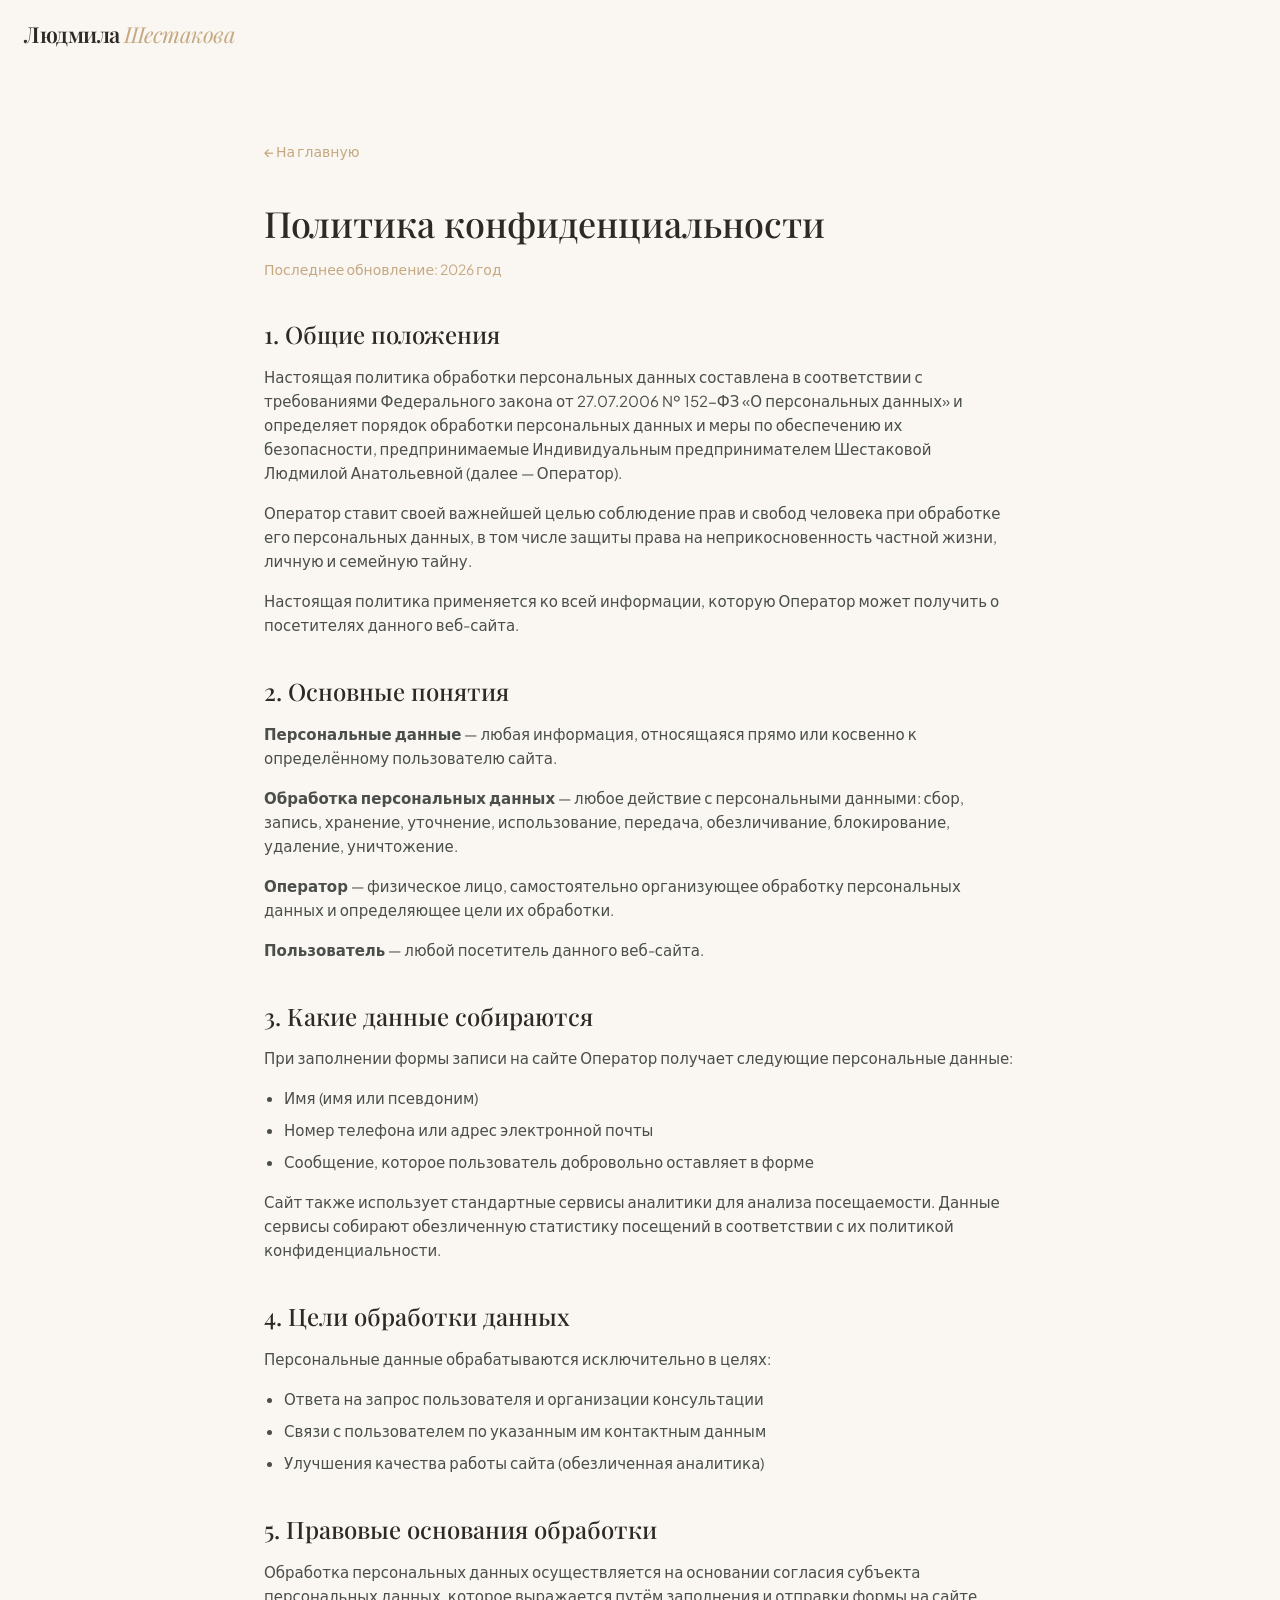
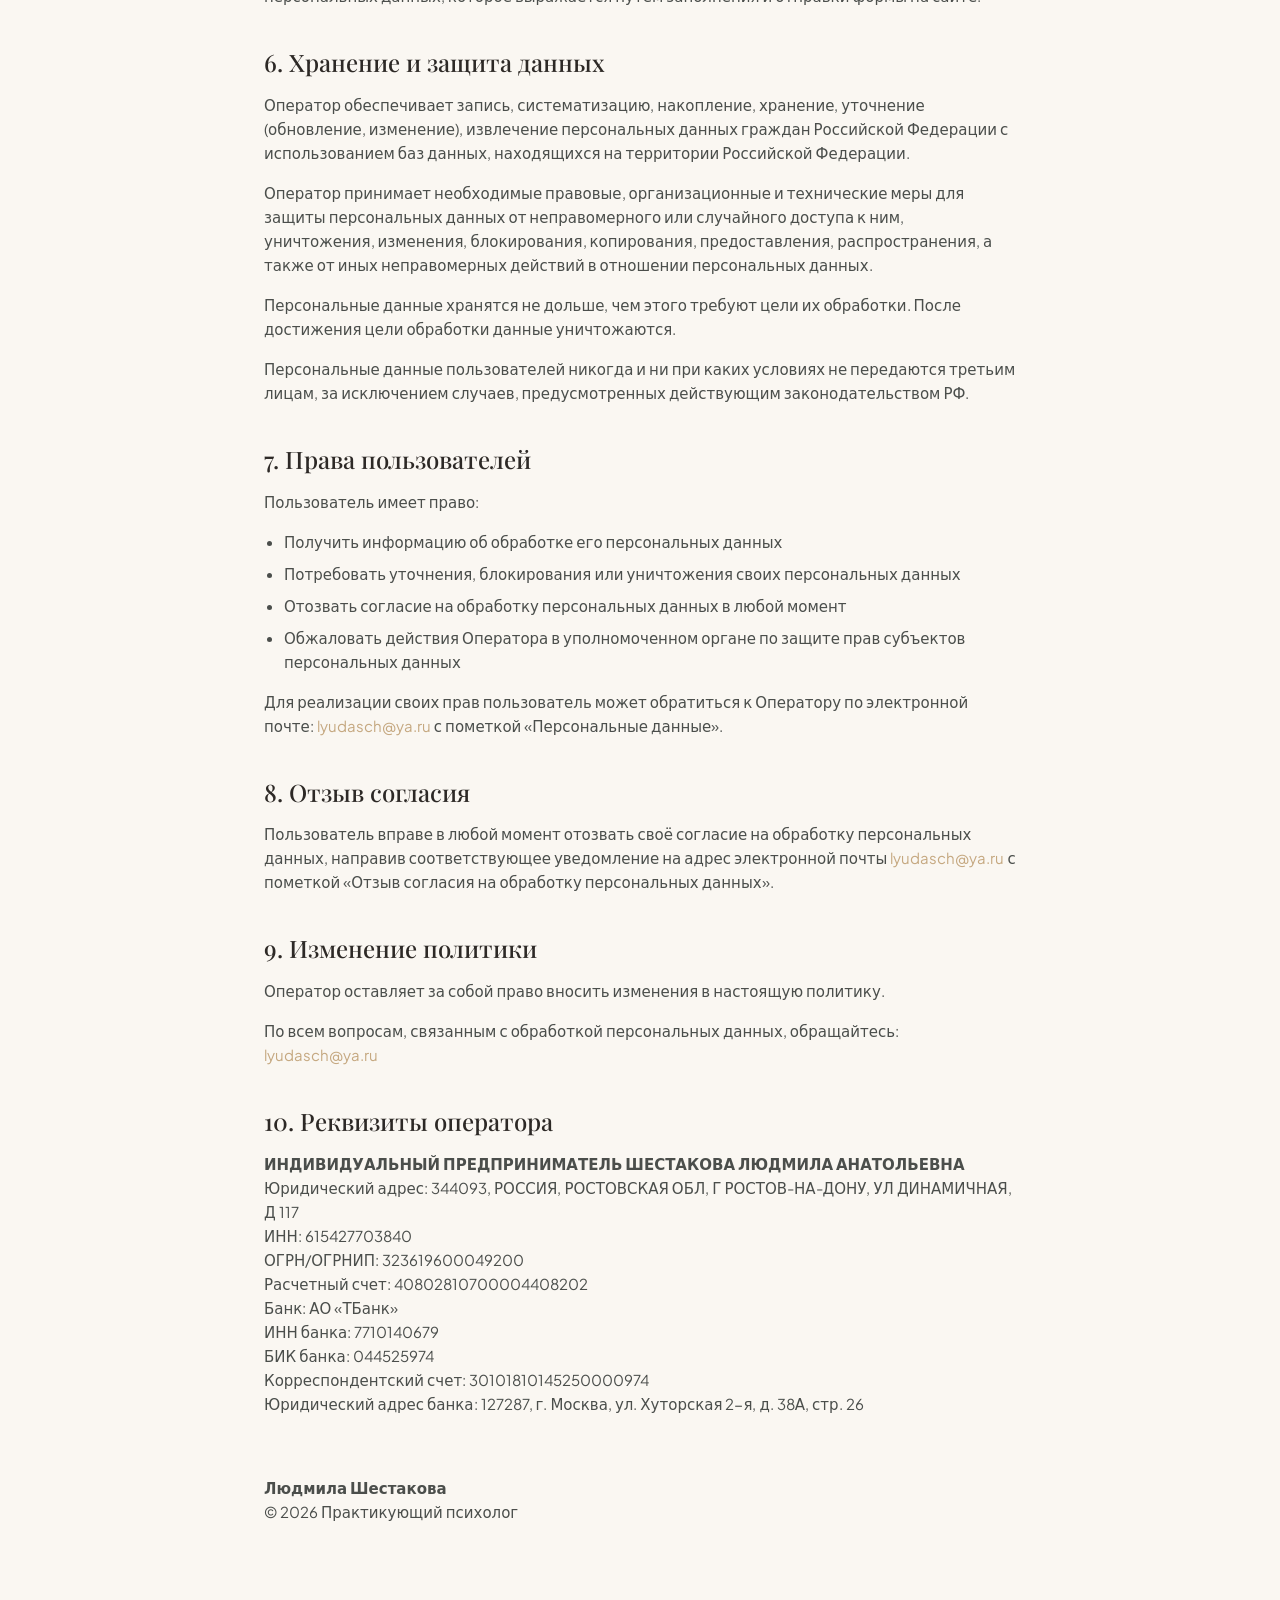
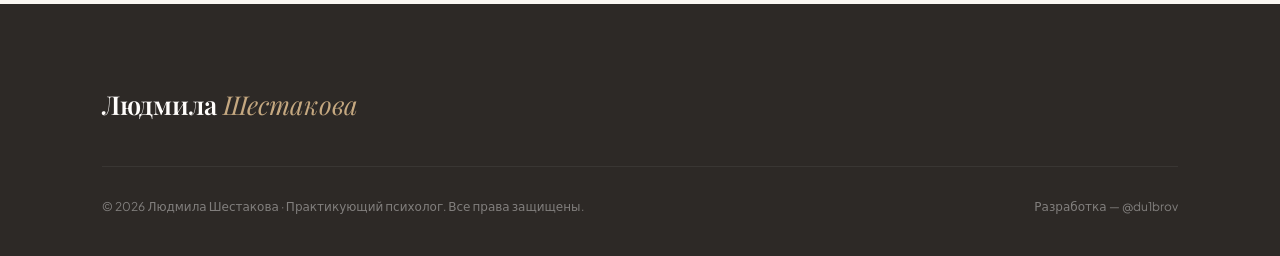
<file: privacy.html>
<!DOCTYPE html>
<html lang="ru">

<head>
  <meta charset="UTF-8">
  <meta name="viewport" content="width=device-width, initial-scale=1.0">
  <title>Политика конфиденциальности — Людмила Шестакова</title>

  <meta name="robots" content="noindex, follow">
  <meta name="theme-color" content="#FAF7F2">

  <link rel="icon" type="image/svg+xml"
    href="data:image/svg+xml,<svg xmlns=%22http://www.w3.org/2000/svg%22 viewBox=%220 0 100 100%22><text y=%22.9em%22 font-size=%2290%22>✨</text></svg>">

  <link
    href="https://fonts.googleapis.com/css2?family=Cormorant+Garamond:ital,wght@0,300;0,400;0,500;0,600;0,700;1,300;1,400;1,500;1,600&family=Playfair+Display:ital,wght@0,400;0,500;0,600;0,700;1,400;1,500;1,600&family=Plus+Jakarta+Sans:wght@300;400;500;600;700&display=swap"
    rel="stylesheet">

  <link rel="stylesheet" href="./styles.css">
  
  <style>
    .privacy-container {
      max-width: 800px;
      margin: 120px auto 80px auto;
      padding: 0 24px;
      font-family: var(--font-sans);
      color: var(--ink-deep);
      line-height: 1.6;
    }
    
    .privacy-container h1 {
      font-family: var(--font-serif);
      font-size: 36px;
      margin-bottom: 12px;
    }
    
    .privacy-container h2 {
      font-family: var(--font-serif);
      font-size: 24px;
      margin-top: 40px;
      margin-bottom: 16px;
      color: var(--ink-deep);
    }
    
    .privacy-container p, .privacy-container ul {
      margin-bottom: 16px;
      font-size: 15px;
      color: rgba(44, 48, 46, 0.85);
    }
    
    .privacy-container ul {
      padding-left: 20px;
    }
    
    .privacy-container li {
      margin-bottom: 8px;
    }
    
    .privacy-header-meta {
      font-size: 14px;
      color: var(--terra-warm);
      margin-bottom: 40px;
    }
    
    .back-btn {
      display: inline-flex;
      align-items: center;
      gap: 8px;
      text-decoration: none;
      color: var(--ink-deep);
      font-family: var(--font-sans);
      font-weight: 500;
      font-size: 14px;
      transition: color 0.3s ease;
      margin-top: 20px;
      margin-bottom: 40px;
    }
    
    .back-btn:hover {
      color: var(--terra-warm);
    }
    
    .privacy-container a {
      color: var(--terra-warm);
      text-decoration: none;
    }
    .privacy-container a:hover {
      text-decoration: underline;
    }
  </style>
</head>

<body>

  <nav id="nav" style="justify-content: flex-start; padding-left: 24px;">
    <a href="index.html" class="nav-logo" style="margin-right: auto;">Людмила <span>Шестакова</span></a>
  </nav>

  <main class="privacy-container">
    <a href="index.html" class="back-btn">← На главную</a>
    
    <h1>Политика конфиденциальности</h1>
    <div class="privacy-header-meta">Последнее обновление: 2026 год</div>
    
    <h2>1. Общие положения</h2>
    <p>Настоящая политика обработки персональных данных составлена в соответствии с требованиями Федерального закона от 27.07.2006 № 152-ФЗ «О персональных данных» и определяет порядок обработки персональных данных и меры по обеспечению их безопасности, предпринимаемые Индивидуальным предпринимателем Шестаковой Людмилой Анатольевной (далее — Оператор).</p>
    <p>Оператор ставит своей важнейшей целью соблюдение прав и свобод человека при обработке его персональных данных, в том числе защиты права на неприкосновенность частной жизни, личную и семейную тайну.</p>
    <p>Настоящая политика применяется ко всей информации, которую Оператор может получить о посетителях данного веб-сайта.</p>

    <h2>2. Основные понятия</h2>
    <p><strong>Персональные данные</strong> — любая информация, относящаяся прямо или косвенно к определённому пользователю сайта.</p>
    <p><strong>Обработка персональных данных</strong> — любое действие с персональными данными: сбор, запись, хранение, уточнение, использование, передача, обезличивание, блокирование, удаление, уничтожение.</p>
    <p><strong>Оператор</strong> — физическое лицо, самостоятельно организующее обработку персональных данных и определяющее цели их обработки.</p>
    <p><strong>Пользователь</strong> — любой посетитель данного веб-сайта.</p>

    <h2>3. Какие данные собираются</h2>
    <p>При заполнении формы записи на сайте Оператор получает следующие персональные данные:</p>
    <ul>
      <li>Имя (имя или псевдоним)</li>
      <li>Номер телефона или адрес электронной почты</li>
      <li>Сообщение, которое пользователь добровольно оставляет в форме</li>
    </ul>
    <p>Сайт также использует стандартные сервисы аналитики для анализа посещаемости. Данные сервисы собирают обезличенную статистику посещений в соответствии с их политикой конфиденциальности.</p>

    <h2>4. Цели обработки данных</h2>
    <p>Персональные данные обрабатываются исключительно в целях:</p>
    <ul>
      <li>Ответа на запрос пользователя и организации консультации</li>
      <li>Связи с пользователем по указанным им контактным данным</li>
      <li>Улучшения качества работы сайта (обезличенная аналитика)</li>
    </ul>

    <h2>5. Правовые основания обработки</h2>
    <p>Обработка персональных данных осуществляется на основании согласия субъекта персональных данных, которое выражается путём заполнения и отправки формы на сайте.</p>

    <h2>6. Хранение и защита данных</h2>
    <p>Оператор обеспечивает запись, систематизацию, накопление, хранение, уточнение (обновление, изменение), извлечение персональных данных граждан Российской Федерации с использованием баз данных, находящихся на территории Российской Федерации.</p>
    <p>Оператор принимает необходимые правовые, организационные и технические меры для защиты персональных данных от неправомерного или случайного доступа к ним, уничтожения, изменения, блокирования, копирования, предоставления, распространения, а также от иных неправомерных действий в отношении персональных данных.</p>
    <p>Персональные данные хранятся не дольше, чем этого требуют цели их обработки. После достижения цели обработки данные уничтожаются.</p>
    <p>Персональные данные пользователей никогда и ни при каких условиях не передаются третьим лицам, за исключением случаев, предусмотренных действующим законодательством РФ.</p>

    <h2>7. Права пользователей</h2>
    <p>Пользователь имеет право:</p>
    <ul>
      <li>Получить информацию об обработке его персональных данных</li>
      <li>Потребовать уточнения, блокирования или уничтожения своих персональных данных</li>
      <li>Отозвать согласие на обработку персональных данных в любой момент</li>
      <li>Обжаловать действия Оператора в уполномоченном органе по защите прав субъектов персональных данных</li>
    </ul>
    <p>Для реализации своих прав пользователь может обратиться к Оператору по электронной почте: <a href="mailto:lyudasch@ya.ru">lyudasch@ya.ru</a> с пометкой «Персональные данные».</p>

    <h2>8. Отзыв согласия</h2>
    <p>Пользователь вправе в любой момент отозвать своё согласие на обработку персональных данных, направив соответствующее уведомление на адрес электронной почты <a href="mailto:lyudasch@ya.ru">lyudasch@ya.ru</a> с пометкой «Отзыв согласия на обработку персональных данных».</p>

    <h2>9. Изменение политики</h2>
    <p>Оператор оставляет за собой право вносить изменения в настоящую политику.</p>
    <p>По всем вопросам, связанным с обработкой персональных данных, обращайтесь: <a href="mailto:lyudasch@ya.ru">lyudasch@ya.ru</a></p>

    <h2>10. Реквизиты оператора</h2>
    <p>
      <strong>ИНДИВИДУАЛЬНЫЙ ПРЕДПРИНИМАТЕЛЬ ШЕСТАКОВА ЛЮДМИЛА АНАТОЛЬЕВНА</strong><br>
      Юридический адрес: 344093, РОССИЯ, РОСТОВСКАЯ ОБЛ, Г РОСТОВ-НА-ДОНУ, УЛ ДИНАМИЧНАЯ, Д 117<br>
      ИНН: 615427703840<br>
      ОГРН/ОГРНИП: 323619600049200<br>
      Расчетный счет: 40802810700004408202<br>
      Банк: АО «ТБанк»<br>
      ИНН банка: 7710140679<br>
      БИК банка: 044525974<br>
      Корреспондентский счет: 30101810145250000974<br>
      Юридический адрес банка: 127287, г. Москва, ул. Хуторская 2-я, д. 38А, стр. 26
    </p>

    <p style="margin-top: 60px;"><strong>Людмила Шестакова</strong><br>© 2026 Практикующий психолог</p>
  </main>

  <footer>
    <div class="footer-top">
      <a href="index.html" class="footer-logo">Людмила <span>Шестакова</span></a>
    </div>
    <div class="footer-bottom">
      <div class="footer-copy">© 2026 Людмила Шестакова · Практикующий психолог. Все права защищены.</div>
      <div class="footer-dev">Разработка — <a href="https://t.me/du1brov" target="_blank" rel="noopener">@du1brov</a></div>
    </div>
  </footer>

</body>
</html>
</file>
<file: styles.css>
/* ─────────────────────────────────────────
   RESET & SYSTEM VARIABLE SYSTEM (DESIGN TOKENS)
   ──────────────────────────────────────── */
*, *::before, *::after {
  box-sizing: border-box;
  margin: 0;
  padding: 0;
}

:root {
  --bg-natural:   #FAF7F2; /* Warm, rich cashmere background */
  --ink-deep:     #2D2926; /* Soft espresso black */
  --ink-medium:   #544E48; /* Medium warm charcoal-grey */
  --ink-light:    #8C847C; /* Soft taupe-grey */
  --terra-warm:   #C5A880; /* Elegant matte gold */
  --terra-light:  #D9BA90; /* Warm champagne gold */
  --sage-muted:   #B5945B; /* Rich antique gold */
  --sage-light:   #FAF3E3; /* Warm milk-ivory */
  --sand-light:   #EDE9E2; /* Soft sand cashmere */
  --sand-medium:  #DFD9CE; /* Medium sand cashmere */
  --white-ivory:  #FFFDFB; /* Warm alabaster */
  --glass-bg:     rgba(250, 247, 242, 0.94);
  --shadow-sm:    0 4px 20px rgba(45, 41, 38, 0.02);
  --shadow-md:    0 20px 50px rgba(45, 41, 38, 0.06);
  --shadow-lg:    0 30px 70px rgba(197, 168, 128, 0.15);
  --transition:   all 0.4s cubic-bezier(0.25, 0.8, 0.25, 1);
  --font-serif:   'Playfair Display', 'Cormorant Garamond', Georgia, serif;
  --font-sans:    'Plus Jakarta Sans', system-ui, -apple-system, sans-serif;
}

html {
  scroll-behavior: smooth;
  overflow-x: hidden;
}

body {
  font-family: var(--font-sans);
  background-color: var(--bg-natural);
  color: var(--ink-deep);
  overflow-x: hidden;
  -webkit-font-smoothing: antialiased;
  -moz-osx-font-smoothing: grayscale;
  line-height: 1.6;
}

/* ─────────────────────────────────────────
   TYPOGRAPHY & BRAND ELEMENTS
   ──────────────────────────────────────── */
h1, h2, h3, h4 {
  font-family: var(--font-serif);
  font-weight: 500;
  line-height: 1.2;
}

a {
  color: inherit;
  text-decoration: none;
  transition: var(--transition);
}

img, svg {
  max-width: 100%;
  height: auto;
  display: block;
}

.editorial-badge {
  font-family: var(--font-sans);
  font-size: 11px;
  font-weight: 600;
  text-transform: uppercase;
  letter-spacing: 0.2em;
  color: var(--terra-warm);
  margin-bottom: 20px;
  display: inline-flex;
  align-items: center;
  gap: 8px;
}

.editorial-badge::after {
  content: '';
  display: inline-block;
  width: 32px;
  height: 1px;
  background-color: var(--terra-warm);
}

.serif-italic {
  font-family: var(--font-serif);
  font-style: italic;
  font-weight: 400;
}

/* ─────────────────────────────────────────
   NAV HEADER
   ──────────────────────────────────────── */
#nav {
  position: fixed;
  top: 0;
  left: 0;
  width: 100%;
  height: 70px;
  display: flex;
  justify-content: space-between;
  align-items: center;
  padding: 0 8%;
  background-color: transparent;
  z-index: 1000;
  transition: var(--transition);
  border-bottom: 1px solid transparent;
}

#nav.shrink {
  height: 60px;
  background-color: var(--glass-bg);
  backdrop-filter: blur(12px);
  -webkit-backdrop-filter: blur(12px);
  border-bottom: 1px solid var(--sand-light);
  box-shadow: var(--shadow-sm);
}

.nav-logo {
  font-family: var(--font-serif);
  font-size: 22px;
  font-weight: 600;
  letter-spacing: -0.02em;
  color: var(--ink-deep);
}

.nav-logo span {
  font-weight: 300;
  font-family: var(--font-serif);
  font-style: italic;
  color: var(--terra-warm);
}

.nav-links {
  list-style: none;
  position: fixed;
  top: 0;
  left: 0;
  width: 100%;
  height: 100vh;
  background-color: var(--glass-bg);
  backdrop-filter: blur(15px);
  -webkit-backdrop-filter: blur(15px);
  display: flex;
  flex-direction: column;
  justify-content: center;
  align-items: center;
  gap: 40px;
  opacity: 0;
  visibility: hidden;
  transition: all 0.5s cubic-bezier(0.25, 0.8, 0.25, 1);
  z-index: 999;
}

.nav-links.active {
  opacity: 1;
  visibility: visible;
}

.nav-links a {
  font-family: var(--font-serif);
  font-size: 36px;
  font-weight: 500;
  color: var(--ink-deep);
  letter-spacing: 0.02em;
  position: relative;
  padding: 6px 0;
}

.nav-links a::after {
  content: '';
  position: absolute;
  bottom: 0;
  left: 50%;
  transform: translateX(-50%);
  width: 0;
  height: 1px;
  background-color: var(--terra-warm);
  transition: var(--transition);
}

.nav-links a:hover {
  color: var(--terra-warm);
}

.nav-links a:hover::after {
  width: 100%;
}

.nav-actions {
  display: flex;
  align-items: center;
  gap: 20px;
}

.nav-cta {
  font-family: var(--font-sans);
  font-size: 12px;
  font-weight: 600;
  text-transform: uppercase;
  letter-spacing: 0.1em;
  padding: 10px 20px;
  background-color: var(--ink-deep);
  color: var(--white-ivory);
  border: 1px solid var(--ink-deep);
  transition: var(--transition);
}

.nav-cta:hover {
  background-color: transparent;
  color: var(--ink-deep);
  border-color: var(--ink-deep);
}

.menu-toggle {
  display: flex;
  background: transparent;
  border: none;
  cursor: pointer;
  flex-direction: column;
  gap: 6px;
  width: 32px;
  height: 24px;
  justify-content: center;
  padding: 0;
  z-index: 1001;
}

.menu-toggle .bar {
  width: 100%;
  height: 1.5px;
  background-color: var(--ink-deep);
  transition: var(--transition);
}

.menu-toggle.active .bar:nth-child(1) {
  transform: translateY(3.75px) rotate(45deg);
}

.menu-toggle.active .bar:nth-child(2) {
  transform: translateY(-3.75px) rotate(-45deg);
}

/* ─────────────────────────────────────────
   HERO MANIFESTO SECTION
   ──────────────────────────────────────── */
.hero-manifesto {
  padding: 180px 8% 100px 8%;
  background-color: var(--white-ivory);
  border-bottom: 1px solid var(--sand-light);
}

.manifesto-grid {
  display: grid;
  grid-template-columns: 1.2fr 0.8fr;
  gap: 80px;
  align-items: center;
}

.hero-badge {
  display: flex;
  flex-direction: column;
  align-items: center;
  text-align: center;
  gap: 6px;
  width: 100%;
  max-width: 440px;
  border: 1px solid var(--sand-medium);
  padding: 10px 20px;
  font-family: var(--font-sans);
  font-size: 11px;
  font-weight: 500;
  text-transform: uppercase;
  letter-spacing: 0.1em;
  color: var(--ink-medium);
  margin-bottom: 30px;
  background-color: var(--white-ivory);
}

.manifesto-title {
  font-size: 54px;
  font-weight: 500;
  letter-spacing: -0.01em;
  color: var(--ink-deep);
  margin-bottom: 36px;
  line-height: 1.1;
}

.manifesto-title-sub {
  display: block;
  font-size: 26px;
  font-family: var(--font-serif);
  font-style: italic;
  font-weight: 400;
  color: var(--ink-medium);
  margin-top: 16px;
  line-height: 1.3;
}

.manifesto-essay {
  font-size: 16px;
  line-height: 1.8;
  color: var(--ink-medium);
  margin-bottom: 40px;
}

.manifesto-essay p {
  margin-bottom: 20px;
}

.essay-highlight {
  border-left: 2px solid var(--terra-warm);
  padding-left: 24px;
  font-family: var(--font-serif);
  font-size: 18px;
  font-style: italic;
  color: var(--ink-deep);
  line-height: 1.7;
}

.manifesto-actions {
  display: flex;
  gap: 24px;
  align-items: center;
}

.manifesto-btn-primary {
  font-family: var(--font-sans);
  font-size: 13px;
  font-weight: 600;
  text-transform: uppercase;
  letter-spacing: 0.1em;
  padding: 16px 36px;
  background-color: var(--terra-warm);
  color: var(--white-ivory);
  border: 1px solid var(--terra-warm);
  transition: var(--transition);
}

.manifesto-btn-primary:hover {
  background-color: transparent;
  color: var(--terra-warm);
  box-shadow: var(--shadow-sm);
}

.manifesto-btn-secondary {
  font-family: var(--font-sans);
  font-size: 13px;
  font-weight: 500;
  color: var(--ink-medium);
  border-bottom: 1px solid var(--sand-medium);
  padding-bottom: 4px;
}

.manifesto-btn-secondary:hover {
  color: var(--ink-deep);
  border-color: var(--ink-deep);
}

.editorial-portrait-frame {
  position: relative;
  background-color: var(--bg-natural);
  padding: 24px;
  border: 1px solid var(--sand-light);
  box-shadow: var(--shadow-md);
  transition: var(--transition);
}

.editorial-portrait-frame:hover {
  transform: translateY(-5px);
  box-shadow: var(--shadow-lg);
}

.manifesto-photo {
  width: 100%;
  height: 520px;
  object-fit: cover;
  object-position: center 15%;
  border: 1px solid rgba(197, 168, 128, 0.2);
}

.manifesto-svg {
  width: 100%;
  height: 520px;
  background-color: var(--sand-light);
}

.portrait-watermark {
  position: absolute;
  top: 40px;
  right: -20px;
  font-family: var(--font-sans);
  font-size: 60px;
  font-weight: 900;
  color: var(--white-ivory);
  opacity: 0.35;
  letter-spacing: 0.15em;
  transform: rotate(90deg);
  transform-origin: right top;
  pointer-events: none;
}

.portrait-caption {
  margin-top: 20px;
  display: flex;
  justify-content: space-between;
  align-items: center;
  border-top: 1px solid var(--sand-medium);
  padding-top: 16px;
}

.caption-name {
  font-family: var(--font-serif);
  font-size: 18px;
  font-weight: 600;
  color: var(--ink-deep);
}

.caption-title {
  font-family: var(--font-sans);
  font-size: 11px;
  font-weight: 500;
  text-transform: uppercase;
  letter-spacing: 0.05em;
  color: var(--ink-light);
}

/* ─────────────────────────────────────────
   BLOCK 1: HONEST DIALOGUES (ABOUT ME)
   ──────────────────────────────────────── */
.honest-dialogues {
  padding: 120px 8%;
  background-color: var(--bg-natural);
  border-bottom: 1px solid var(--sand-light);
}

.dialogues-grid {
  display: grid;
  grid-template-columns: 0.9fr 1.1fr;
  gap: 100px;
}

.dialogues-intro {
  position: sticky;
  top: 140px;
  height: fit-content;
}

.dialogues-heading {
  font-size: 42px;
  font-weight: 500;
  color: var(--ink-deep);
  margin-bottom: 24px;
  line-height: 1.2;
}

.dialogues-lead {
  font-size: 15px;
  line-height: 1.7;
  color: var(--ink-medium);
  margin-bottom: 40px;
}

.signature-block {
  margin-top: 50px;
  padding-top: 36px;
  border-top: 1px solid var(--sand-medium);
}

.signature-text {
  font-family: var(--font-serif);
  font-style: italic;
  font-size: 17px;
  line-height: 1.6;
  color: var(--ink-deep);
  margin-bottom: 16px;
}

.signature-author {
  font-family: var(--font-sans);
  font-size: 12px;
  font-weight: 600;
  text-transform: uppercase;
  letter-spacing: 0.08em;
  color: var(--terra-warm);
}

.dialogues-qa {
  display: flex;
  flex-direction: column;
  gap: 20px;
}

.dialogue-qa-card {
  background-color: var(--white-ivory);
  border: 1px solid var(--sand-light);
  padding: 24px 30px;
  cursor: pointer;
  transition: var(--transition);
}

.dialogue-qa-card:hover {
  border-color: var(--terra-warm);
  box-shadow: var(--shadow-sm);
}

.qa-header {
  display: flex;
  align-items: center;
  gap: 20px;
}

.qa-num {
  font-family: var(--font-serif);
  font-size: 20px;
  font-style: italic;
  color: var(--terra-warm);
  font-weight: 600;
}

.qa-title {
  font-family: var(--font-sans);
  font-size: 16px;
  font-weight: 600;
  color: var(--ink-deep);
  flex: 1;
}

.qa-icon {
  font-size: 20px;
  color: var(--terra-warm);
  transition: var(--transition);
  font-weight: 300;
}

.qa-body {
  max-height: 0;
  overflow: hidden;
  opacity: 0;
  transition: all 0.5s cubic-bezier(0.25, 0.8, 0.25, 1);
  padding-top: 0;
  font-size: 14px;
  line-height: 1.7;
  color: var(--ink-medium);
}

.qa-body p {
  padding-top: 16px;
}

.dialogue-qa-card.active {
  border-color: var(--terra-warm);
  background-color: var(--white-ivory);
  box-shadow: var(--shadow-sm);
}

.dialogue-qa-card.active .qa-icon {
  transform: rotate(45deg);
  color: var(--ink-deep);
}

.dialogue-qa-card.active .qa-body {
  max-height: 200px;
  opacity: 1;
}

/* ─────────────────────────────────────────
   BLOCK 2: STATE NAVIGATOR (RESONANCE)
   ──────────────────────────────────────── */
.state-navigator {
  padding: 120px 8%;
  background-color: var(--white-ivory);
  border-bottom: 1px solid var(--sand-light);
}

.navigator-header {
  max-width: 800px;
  margin-bottom: 60px;
}

.navigator-heading {
  font-size: 42px;
  font-weight: 500;
  color: var(--ink-deep);
  margin-bottom: 20px;
}

.navigator-sub {
  font-size: 15px;
  line-height: 1.7;
  color: var(--ink-medium);
}

.navigator-container {
  display: grid;
  grid-template-columns: 1fr 1.1fr;
  gap: 80px;
  align-items: flex-start;
}

.navigator-menu {
  display: flex;
  flex-direction: column;
  gap: 16px;
}

.nav-state-btn {
  background: transparent;
  border: 1px solid var(--sand-light);
  padding: 24px 30px;
  text-align: left;
  cursor: pointer;
  display: flex;
  align-items: center;
  gap: 20px;
  transition: var(--transition);
  border-radius: 4px;
}

.nav-state-btn:hover {
  border-color: var(--terra-warm);
  background-color: var(--bg-natural);
}

.state-btn-dot {
  width: 6px;
  height: 6px;
  background-color: var(--sand-medium);
  border-radius: 50%;
  transition: var(--transition);
}

.state-btn-text {
  font-family: var(--font-sans);
  font-size: 15px;
  font-weight: 600;
  color: var(--ink-medium);
  line-height: 1.4;
  transition: var(--transition);
}

.nav-state-btn.active {
  background-color: var(--bg-natural);
  border-color: var(--terra-warm);
  box-shadow: var(--shadow-sm);
}

.nav-state-btn.active .state-btn-dot {
  background-color: var(--terra-warm);
  box-shadow: 0 0 10px rgba(197, 168, 128, 0.8);
  transform: scale(1.5);
}

.nav-state-btn.active .state-btn-text {
  color: var(--ink-deep);
}

.resonance-canvas {
  background-color: var(--bg-natural);
  border: 1px solid var(--sand-light);
  padding: 50px;
  box-shadow: var(--shadow-md);
  position: relative;
  min-height: 480px;
}

.resonance-slide {
  display: none;
  opacity: 0;
  transform: translateY(15px);
  transition: all 0.5s cubic-bezier(0.25, 0.8, 0.25, 1);
}

.resonance-slide.active {
  display: block;
  opacity: 1;
  transform: translateY(0);
}

.slide-badge {
  font-family: var(--font-sans);
  font-size: 11px;
  font-weight: 700;
  text-transform: uppercase;
  color: var(--terra-warm);
  letter-spacing: 0.15em;
  display: block;
  margin-bottom: 16px;
}

.slide-title {
  font-size: 28px;
  font-family: var(--font-serif);
  color: var(--ink-deep);
  margin-bottom: 20px;
  line-height: 1.3;
}

.slide-desc {
  font-size: 15px;
  line-height: 1.7;
  color: var(--ink-medium);
  margin-bottom: 30px;
}

.slide-methodology {
  border-top: 1px solid var(--sand-medium);
  padding-top: 24px;
  margin-bottom: 36px;
}

.methods-label {
  font-family: var(--font-sans);
  font-size: 12px;
  font-weight: 700;
  text-transform: uppercase;
  letter-spacing: 0.05em;
  color: var(--ink-deep);
  margin-bottom: 16px;
}

.methods-list {
  list-style: none;
  display: flex;
  flex-direction: column;
  gap: 12px;
}

.methods-list li {
  font-size: 13px;
  color: var(--ink-medium);
  position: relative;
  padding-left: 16px;
  line-height: 1.6;
}

.methods-list li::before {
  content: '✦';
  color: var(--terra-warm);
  font-size: 10px;
  position: absolute;
  left: 0;
  top: 2px;
}

.methods-list li span {
  font-weight: 600;
  color: var(--ink-deep);
}

.slide-cta-btn {
  font-family: var(--font-sans);
  font-size: 12px;
  font-weight: 600;
  text-transform: uppercase;
  letter-spacing: 0.08em;
  padding: 15px 30px;
  background-color: var(--ink-deep);
  color: var(--white-ivory);
  border: 1px solid var(--ink-deep);
  cursor: pointer;
  transition: var(--transition);
  display: inline-block;
}

.slide-cta-btn:hover {
  background-color: transparent;
  color: var(--ink-deep);
}

/* ─────────────────────────────────────────
   BLOCK 3: VECTORS OF PRACTICE
   ──────────────────────────────────────── */
.vectors-practice {
  padding: 120px 8%;
  background-color: var(--bg-natural);
  border-bottom: 1px solid var(--sand-light);
}

.vectors-header {
  max-width: 800px;
  margin-bottom: 80px;
}

.vectors-heading {
  font-size: 42px;
  font-weight: 500;
  color: var(--ink-deep);
  margin-bottom: 20px;
}

.vectors-sub {
  font-size: 15px;
  line-height: 1.7;
  color: var(--ink-medium);
}

.vectors-catalog {
  display: flex;
  flex-direction: column;
  gap: 50px;
}

.vector-card {
  background-color: var(--white-ivory);
  border: 1px solid var(--sand-light);
  display: grid;
  grid-template-columns: 180px 1fr;
  padding: 50px 60px;
  position: relative;
  transition: var(--transition);
}

.vector-card:hover {
  box-shadow: var(--shadow-md);
  border-color: var(--terra-warm);
}

.vector-visual-col {
  display: flex;
  flex-direction: column;
  align-items: flex-start;
  justify-content: flex-start;
}

.vector-number {
  font-family: var(--font-serif);
  font-size: 48px;
  font-style: italic;
  color: var(--terra-warm);
  line-height: 1;
  font-weight: 300;
}

.vector-line {
  width: 1px;
  height: 80px;
  background-color: var(--sand-medium);
  margin-top: 20px;
}

.vector-content-col {
  display: flex;
  flex-direction: column;
}

.vector-tag {
  font-family: var(--font-sans);
  font-size: 11px;
  font-weight: 700;
  text-transform: uppercase;
  color: var(--terra-warm);
  letter-spacing: 0.1em;
  margin-bottom: 12px;
}

.vector-title {
  font-size: 28px;
  color: var(--ink-deep);
  margin-bottom: 20px;
}

.vector-description {
  font-size: 15px;
  line-height: 1.7;
  color: var(--ink-medium);
  margin-bottom: 30px;
  max-width: 800px;
}

.vector-specs {
  display: flex;
  flex-wrap: wrap;
  gap: 16px;
  list-style: none;
}

.vector-specs li {
  font-family: var(--font-sans);
  font-size: 13px;
  font-weight: 500;
  background-color: var(--bg-natural);
  color: var(--ink-deep);
  padding: 10px 20px;
  border: 1px solid var(--sand-light);
  cursor: pointer;
  transition: var(--transition);
}

.vector-specs li:hover {
  border-color: var(--terra-warm);
  background-color: var(--white-ivory);
  transform: translateY(-2px);
}

/* ─────────────────────────────────────────
   BLOCK 4: STANDARDS & CERTIFICATE VAULT
   ──────────────────────────────────────── */
.standards-vault {
  padding: 120px 8%;
  background-color: var(--white-ivory);
  border-bottom: 1px solid var(--sand-light);
}

.standards-grid {
  display: grid;
  grid-template-columns: 1.2fr 1fr;
  gap: 80px;
  align-items: center;
}

.standards-left, .standards-right {
  min-width: 0;
}

.standards-left {
  max-width: 540px;
}

.standards-title {
  font-size: 42px;
  font-weight: 500;
  color: var(--ink-deep);
  margin-bottom: 24px;
}

.standards-lead {
  font-size: 15px;
  line-height: 1.7;
  color: var(--ink-medium);
  margin-bottom: 40px;
}

.pillar-row {
  display: flex;
  gap: 20px;
  margin-bottom: 30px;
}

.pillar-icon {
  width: 28px;
  height: 28px;
  border-radius: 50%;
  background-color: var(--sage-light);
  border: 1px solid var(--terra-warm);
  color: var(--terra-warm);
  display: flex;
  align-items: center;
  justify-content: center;
  font-size: 12px;
  font-weight: bold;
  flex-shrink: 0;
}

.pillar-details {
  display: flex;
  flex-direction: column;
}

.pillar-title {
  font-family: var(--font-sans);
  font-size: 15px;
  font-weight: 600;
  color: var(--ink-deep);
  margin-bottom: 8px;
}

.pillar-text {
  font-size: 13.5px;
  line-height: 1.6;
  color: var(--ink-medium);
}

.diplomas-drawer-container {
  background-color: var(--bg-natural);
  border: 1px solid var(--sand-light);
  padding: 40px;
  box-shadow: var(--shadow-md);
}

.drawer-header {
  border-bottom: 1px solid var(--sand-medium);
  padding-bottom: 20px;
  margin-bottom: 30px;
}

.drawer-heading {
  font-size: 20px;
  font-family: var(--font-serif);
  color: var(--ink-deep);
  margin-bottom: 8px;
}

.drawer-subtitle {
  font-family: var(--font-sans);
  font-size: 12px;
  color: var(--ink-light);
}

.certs-catalog-flex {
  display: flex;
  gap: 16px;
  overflow-x: auto;
  scroll-behavior: smooth;
  padding-bottom: 20px;
  scrollbar-width: none; /* Hide standard Firefox scrollbar */
  width: 100%;
  max-width: 452px; /* Show exactly 3 cards and enable scrolling carousel feel */
  margin: 0 auto;
}

.certs-catalog-flex::-webkit-scrollbar {
  display: none; /* Hide Chrome scrollbar */
}

.cert-item-card {
  flex: 0 0 140px;
  width: 140px !important;
  height: 230px !important;
  cursor: pointer;
  transition: var(--transition);
  display: flex;
  flex-direction: column;
  align-items: center;
  overflow: hidden;
}

.cert-item-card:hover {
  transform: translateY(-5px) scale(1.02);
}

.cert-svg-box {
  width: 140px;
  height: 190px;
  box-shadow: var(--shadow-sm);
  border-radius: 4px;
}

.cert-img-box {
  width: 140px !important;
  height: 190px !important;
  max-width: 140px !important;
  max-height: 190px !important;
  object-fit: contain;
  box-shadow: var(--shadow-sm);
  border-radius: 4px;
  border: 1px solid var(--sand-light);
  background-color: var(--white-ivory);
  transition: var(--transition);
  display: block;
}

.cert-label {
  margin-top: 12px;
  font-family: var(--font-sans);
  font-size: 11px;
  font-weight: 600;
  text-align: center;
  color: var(--ink-medium);
}

.drawer-navigation {
  display: flex;
  justify-content: flex-end;
  gap: 12px;
  margin-top: 20px;
}

.drawer-btn {
  width: 36px;
  height: 36px;
  border-radius: 50%;
  border: 1px solid var(--sand-medium);
  background: var(--white-ivory);
  color: var(--ink-deep);
  cursor: pointer;
  font-size: 20px;
  display: flex;
  align-items: center;
  justify-content: center;
  transition: var(--transition);
  padding: 0;
  line-height: 1;
}

.drawer-btn:hover {
  border-color: var(--terra-warm);
  background-color: var(--bg-natural);
  color: var(--terra-warm);
}

/* ─────────────────────────────────────────
   BLOCK 5: SERVICES & CABINET (PRICE LEDGER)
   ──────────────────────────────────────── */
.services-cabinet {
  padding: 120px 8%;
  background-color: var(--bg-natural);
  border-bottom: 1px solid var(--sand-light);
}

.services-grid {
  display: grid;
  grid-template-columns: 1.1fr 0.9fr;
  gap: 100px;
}

.ledger-column {
  display: flex;
  flex-direction: column;
}

.ledger-heading {
  font-size: 42px;
  font-weight: 500;
  color: var(--ink-deep);
  margin-bottom: 24px;
}

.ledger-desc {
  font-size: 15px;
  line-height: 1.7;
  color: var(--ink-medium);
  margin-bottom: 40px;
}

.price-ledger {
  display: flex;
  flex-direction: column;
  gap: 16px;
}

.ledger-item {
  border-bottom: 1px solid var(--sand-medium);
  padding-bottom: 16px;
}

.ledger-top-row {
  display: flex;
  align-items: baseline;
  justify-content: space-between;
  gap: 12px;
  cursor: pointer;
  transition: var(--transition);
}

.ledger-top-row:hover .ledger-title {
  color: var(--terra-warm);
}

.ledger-details {
  max-height: 0;
  overflow: hidden;
  transition: max-height 0.6s cubic-bezier(0.25, 0.8, 0.25, 1), padding 0.6s;
}

.ledger-item.active .ledger-details {
  max-height: 400px;
  padding-top: 16px;
}

.ledger-title {
  font-family: var(--font-sans);
  font-size: 16px;
  font-weight: 600;
  color: var(--ink-deep);
  transition: var(--transition);
}

.ledger-dots {
  flex: 1;
  border-bottom: 1px dotted var(--sand-medium);
  height: 1px;
}

.ledger-cost {
  font-family: var(--font-serif);
  font-size: 20px;
  font-weight: 600;
  color: var(--ink-deep);
  display: flex;
  align-items: center;
}

.ledger-icon {
  display: inline-block;
  font-family: var(--font-sans);
  font-size: 26px;
  font-weight: 300;
  margin-right: 14px;
  color: var(--terra-warm);
  transition: var(--transition);
}

.ledger-item.active .ledger-icon {
  transform: rotate(45deg);
}

.ledger-sub-text {
  font-size: 13.5px;
  color: var(--ink-light);
  line-height: 1.6;
  margin-bottom: 16px;
  max-width: 90%;
}

.ledger-book-btn {
  background: transparent;
  border: 1px solid var(--sand-medium);
  padding: 8px 18px;
  font-family: var(--font-sans);
  font-size: 11px;
  font-weight: 600;
  text-transform: uppercase;
  letter-spacing: 0.05em;
  color: var(--ink-medium);
  cursor: pointer;
  transition: var(--transition);
}

.ledger-book-btn:hover {
  border-color: var(--terra-warm);
  background-color: var(--white-ivory);
  color: var(--terra-warm);
}

.sanctuary-column {
  background-color: var(--white-ivory);
  border: 1px solid var(--sand-light);
  padding: 50px;
  box-shadow: var(--shadow-md);
}

.sanctuary-title {
  font-size: 32px;
  font-weight: 500;
  color: var(--ink-deep);
  margin-bottom: 24px;
}

.sanctuary-lead {
  font-size: 14.5px;
  line-height: 1.7;
  color: var(--ink-medium);
  margin-bottom: 30px;
}

.sanctuary-specifications {
  display: flex;
  flex-direction: column;
  gap: 16px;
  margin-bottom: 40px;
}

.sanctuary-specifications p {
  font-size: 14px;
  line-height: 1.6;
  color: var(--ink-medium);
}

.view-gallery-btn {
  width: 100%;
  padding: 16px 24px;
  background-color: var(--bg-natural);
  border: 1px solid var(--sand-medium);
  color: var(--ink-deep);
  font-family: var(--font-sans);
  font-size: 13px;
  font-weight: 600;
  cursor: pointer;
  transition: var(--transition);
  text-align: center;
  margin-bottom: 40px;
}

.view-gallery-btn:hover {
  border-color: var(--terra-warm);
  background-color: var(--white-ivory);
  color: var(--terra-warm);
}

.sanctuary-mini-frame {
  border: 1px solid var(--sand-medium);
  border-radius: 6px;
  overflow: hidden;
  background-color: var(--bg-natural);
}

.sanctuary-mini-frame img {
  width: 100%;
  height: auto;
  border-radius: 6px;
  display: block;
  cursor: pointer;
  transition: transform 0.6s cubic-bezier(0.25, 0.8, 0.25, 1);
}

.sanctuary-mini-frame img:hover {
  transform: scale(1.04);
}

.sanctuary-svg-frame {
  display: block;
}

/* ─────────────────────────────────────────
   BLOCK 6: CONVERSATIONAL BOOKING LOUNGE
   ──────────────────────────────────────── */
.booking-lounge-section {
  padding: 120px 8%;
  background-color: var(--white-ivory);
  border-bottom: 1px solid var(--sand-light);
}

.booking-grid {
  display: grid;
  grid-template-columns: 1fr 1.2fr;
  gap: 80px;
  align-items: center;
}

.booking-intro, .booking-form-wrapper {
  min-width: 0;
}

.booking-intro {
  max-width: 500px;
}

.booking-heading {
  font-size: 42px;
  font-weight: 500;
  color: var(--ink-deep);
  margin-bottom: 24px;
}

.booking-lead {
  font-size: 15px;
  line-height: 1.8;
  color: var(--ink-medium);
  margin-bottom: 40px;
}

.booking-alternative-contacts {
  border-top: 1px solid var(--sand-medium);
  padding-top: 36px;
}

.contacts-title {
  font-family: var(--font-sans);
  font-size: 13px;
  font-weight: 700;
  text-transform: uppercase;
  letter-spacing: 0.05em;
  color: var(--ink-deep);
  margin-bottom: 20px;
}

.direct-links {
  display: flex;
  flex-direction: column;
  gap: 12px;
  margin-bottom: 24px;
}

.direct-contact-btn {
  padding: 14px 24px;
  font-family: var(--font-sans);
  font-size: 13px;
  font-weight: 600;
  display: flex;
  align-items: center;
  justify-content: center;
  border-radius: 4px;
  transition: var(--transition);
  text-align: center;
}

.direct-contact-btn.telegram {
  background-color: #E2ECF5;
  color: #1A5A96;
  border: 1px solid #C0D6EB;
}

.direct-contact-btn.telegram:hover {
  background-color: #1A5A96;
  color: #FFFFFF;
}

.direct-contact-btn.whatsapp {
  background-color: #E6F3EE;
  color: #1B7A57;
  border: 1px solid #C2E3D6;
}

.direct-contact-btn.whatsapp:hover {
  background-color: #1B7A57;
  color: #FFFFFF;
}

.direct-email-address {
  font-size: 13.5px;
  color: var(--ink-medium);
}

.email-link {
  font-weight: 600;
  color: var(--ink-deep);
  border-bottom: 1px solid var(--sand-medium);
  padding-bottom: 2px;
  margin-left: 6px;
}

.email-link:hover {
  border-color: var(--ink-deep);
}

.booking-form-wrapper {
  background-color: var(--bg-natural);
  padding: 4px;
  border: 1px solid var(--sand-light);
  box-shadow: var(--shadow-md);
}

.conversational-card {
  background-color: var(--white-ivory);
  border: 1px solid var(--sand-light);
  padding: 50px;
}

.conversational-heading {
  font-size: 24px;
  font-family: var(--font-serif);
  color: var(--ink-deep);
  margin-bottom: 36px;
  border-bottom: 1px solid var(--sand-medium);
  padding-bottom: 16px;
}

.conversational-form {
  display: flex;
  flex-direction: column;
}

.conversational-sentence {
  font-family: var(--font-serif);
  font-size: 22px;
  line-height: 2;
  color: var(--ink-deep);
  margin-bottom: 40px;
  word-spacing: 0.05em;
}

.inline-input-wrapper {
  display: inline-block;
  position: relative;
  margin: 0 4px;
}

.inline-input {
  font-family: var(--font-serif);
  font-size: 22px;
  font-style: italic;
  background: transparent;
  border: none;
  border-bottom: 1.5px solid var(--sand-medium);
  color: var(--terra-warm);
  padding: 0 8px;
  outline: none;
  width: 200px;
  transition: var(--transition);
}

.inline-input::placeholder {
  color: var(--ink-light);
  font-size: 20px;
  opacity: 0.6;
}

.inline-input:focus {
  border-bottom-color: var(--terra-warm);
  background-color: var(--bg-natural);
}

/* Adjust wrapper widths for dynamic alignment */
.name-wrapper .inline-input {
  width: 160px;
}

.message-wrapper .inline-input {
  width: 320px;
}

.phone-wrapper .inline-input {
  width: 220px;
}

.inline-select {
  font-family: var(--font-serif);
  font-size: 21px;
  font-style: italic;
  background: transparent;
  border: none;
  border-bottom: 1.5px solid var(--sand-medium);
  color: var(--terra-warm);
  padding: 0 4px;
  outline: none;
  cursor: pointer;
  transition: var(--transition);
  -webkit-appearance: none;
  -moz-appearance: none;
  appearance: none;
}

.inline-select:focus {
  border-bottom-color: var(--terra-warm);
  background-color: var(--bg-natural);
}

.select-wrapper::after {
  content: '▼';
  font-size: 9px;
  color: var(--sand-medium);
  position: absolute;
  right: 6px;
  bottom: 14px;
  pointer-events: none;
}

.form-bottom-row {
  display: flex;
  flex-direction: column;
  gap: 20px;
  margin-bottom: 30px;
}

.btn-submit {
  width: 100%;
  padding: 18px 30px;
  background-color: var(--ink-deep);
  color: var(--white-ivory);
  font-family: var(--font-sans);
  font-size: 13px;
  font-weight: 600;
  text-transform: uppercase;
  letter-spacing: 0.1em;
  border: 1px solid var(--ink-deep);
  cursor: pointer;
  transition: var(--transition);
  text-align: center;
}

.btn-submit:hover {
  background-color: transparent;
  color: var(--ink-deep);
}

.btn-submit:disabled {
  background-color: var(--sand-medium);
  border-color: var(--sand-medium);
  color: var(--ink-light);
  cursor: not-allowed;
}

.form-feedback-message {
  font-family: var(--font-sans);
  font-size: 13px;
  font-weight: 600;
  padding: 14px 20px;
  border-radius: 4px;
  display: none;
}

.form-feedback-message.success {
  background-color: #E6F3EE;
  color: #1B7A57;
  border: 1px solid #C2E3D6;
}

.form-feedback-message.error {
  background-color: #F9EBEB;
  color: #A94442;
  border: 1px solid #EBCCD1;
}

.conversational-privacy {
  font-family: var(--font-sans);
  font-size: 11.5px;
  line-height: 1.6;
  color: var(--ink-light);
}

.form-feedback-message {
  margin-top: 12px;
  font-family: var(--font-sans);
  font-size: 13.5px;
  font-weight: 500;
  text-align: center;
  transition: var(--transition);
}

/* ─────────────────────────────────────────
   FOOTER
   ──────────────────────────────────────── */
footer {
  padding: 80px 8% 40px 8%;
  background-color: var(--ink-deep);
  color: var(--white-ivory);
}

.footer-top {
  display: flex;
  justify-content: space-between;
  align-items: center;
  border-bottom: 1px solid rgba(255,255,255,0.06);
  padding-bottom: 40px;
  margin-bottom: 30px;
}

.footer-logo {
  font-family: var(--font-serif);
  font-size: 26px;
  font-weight: 600;
  color: var(--white-ivory);
}

.footer-logo span {
  font-style: italic;
  font-weight: 300;
  color: var(--terra-warm);
}

.footer-nav {
  display: flex;
  gap: 30px;
}

.footer-nav a {
  font-family: var(--font-sans);
  font-size: 13px;
  color: rgba(255,255,255,0.6);
}

.footer-nav a:hover {
  color: var(--white-ivory);
}

.footer-bottom {
  display: flex;
  justify-content: space-between;
  align-items: center;
  flex-wrap: wrap;
  gap: 12px;
  font-family: var(--font-sans);
  font-size: 12px;
  color: rgba(255,255,255,0.4);
}

.footer-design {
  text-transform: uppercase;
  letter-spacing: 0.1em;
  color: var(--terra-warm);
}

.footer-dev {
  font-family: var(--font-sans);
  color: rgba(255, 255, 255, 0.4);
}

.footer-dev a {
  color: rgba(255, 255, 255, 0.4);
  text-decoration: none;
  transition: var(--transition);
}

.footer-dev a:hover {
  color: rgba(255, 255, 255, 0.8);
}

/* ─────────────────────────────────────────
   LOCATION DISPLAY FOR SANCTUARY CABINET
   ──────────────────────────────────────── */
.sanctuary-locations {
  display: flex;
  flex-direction: column;
  gap: 28px;
  margin-bottom: 40px;
}

.sanctuary-location-item {
  border-left: 2px solid var(--terra-warm);
  padding-left: 20px;
  transition: var(--transition);
}

.sanctuary-location-item:hover {
  border-left-color: var(--sage-muted);
  transform: translateX(4px);
}

.sanctuary-location-item h4 {
  font-family: var(--font-serif);
  font-size: 18px;
  font-weight: 600;
  color: var(--ink-deep);
  margin-bottom: 8px;
}

.sanctuary-location-item p {
  font-size: 13.5px;
  color: var(--ink-medium);
  line-height: 1.6;
}

/* ─────────────────────────────────────────
   REVEAL ON SCROLL EFFECTS
   ──────────────────────────────────────── */
.reveal {
  opacity: 0;
  transform: translateY(30px);
  transition: all 0.8s cubic-bezier(0.25, 0.8, 0.25, 1);
}

.reveal.visible {
  opacity: 1;
  transform: translateY(0);
}

/* ─────────────────────────────────────────
   RESPONSIVE DESIGN (MEDIA QUERIES)
   ──────────────────────────────────────── */
@media (min-width: 992px) {
  .ledger-icon {
    display: none;
  }
  .ledger-details {
    max-height: none !important;
    overflow: visible;
    padding-top: 16px;
  }
  .ledger-top-row {
    cursor: default;
  }
  .ledger-top-row:hover .ledger-title {
    color: var(--ink-deep);
  }
}

@media (max-width: 1200px) {
  #nav {
    padding: 0 5%;
  }
  .hero-manifesto, .honest-dialogues, .state-navigator, .vectors-practice, .standards-vault, .services-cabinet, .booking-lounge-section, footer {
    padding-left: 5%;
    padding-right: 5%;
  }
  .manifesto-grid {
    gap: 40px;
  }
  .manifesto-title {
    font-size: 46px;
  }
  .dialogues-grid {
    gap: 60px;
  }
}

@media (max-width: 991px) {
  #nav {
    height: 80px;
  }
  .manifesto-grid {
    grid-template-columns: 1fr;
    gap: 60px;
  }
  .manifesto-right {
    max-width: 500px;
    margin: 0 auto;
  }
  .dialogues-grid {
    grid-template-columns: 1fr;
    gap: 60px;
  }
  .dialogues-intro {
    position: static;
  }
  .navigator-container {
    grid-template-columns: 1fr;
    gap: 40px;
  }
  .resonance-canvas {
    min-height: auto;
    padding: 40px;
  }
  .vector-card {
    grid-template-columns: 1fr;
    padding: 40px;
    gap: 20px;
  }
  .vector-visual-col {
    flex-direction: row;
    align-items: center;
    gap: 20px;
  }
  .vector-line {
    width: 80px;
    height: 1px;
    margin-top: 0;
  }
  .standards-grid {
    grid-template-columns: 1fr;
    gap: 60px;
  }
  .services-grid {
    grid-template-columns: 1fr;
    gap: 60px;
  }
  .booking-grid {
    grid-template-columns: 1fr;
    gap: 60px;
  }
}

@media (max-width: 767px) {

  
  .nav-cta {
    display: none;
  }
  
  .hero-manifesto {
    padding-top: 130px;
    padding-bottom: 70px;
  }
  
  .honest-dialogues, .state-navigator, .vectors-practice, .standards-vault, .services-cabinet, .booking-lounge-section {
    padding-top: 70px;
    padding-bottom: 70px;
  }
  
  .manifesto-title {
    font-size: 34px;
  }
  .manifesto-title-sub {
    font-size: 19px;
  }
  .manifesto-photo, .manifesto-svg {
    height: 380px;
  }
  .dialogues-heading, .navigator-heading, .vectors-heading, .standards-title, .ledger-heading, .booking-heading {
    font-size: 30px;
  }
  .conversational-card {
    padding: 30px 20px;
  }
  .sanctuary-column, .diplomas-drawer-container {
    padding: 35px 24px;
  }
  .portrait-watermark {
    display: none !important;
  }
  
  .sanctuary-mini-frame {
    display: none;
  }

  .dialogue-qa-card {
    padding: 20px 24px;
  }

  .nav-state-btn {
    padding: 16px 20px;
  }

  .resonance-canvas {
    padding: 30px 24px;
  }

  .vector-card {
    padding: 30px 24px;
  }

  .vector-specs li {
    padding: 8px 14px;
  }

  .ledger-book-btn {
    display: block;
    width: 100%;
    text-align: center;
    padding: 12px 20px;
  }

  .conversational-sentence {
    display: flex;
    flex-direction: column;
    gap: 16px;
    font-size: 18px;
    line-height: 1.6;
    margin-bottom: 30px;
  }

  .inline-input-wrapper {
    display: block;
    width: 100% !important;
    margin: 4px 0 10px 0;
  }

  .inline-input, .inline-select {
    display: block;
    width: 100% !important;
    font-size: 18px;
    padding: 10px 0;
    border-bottom: 1.5px solid var(--sand-medium);
  }

  .name-wrapper .inline-input,
  .message-wrapper .inline-input,
  .phone-wrapper .inline-input {
    width: 100% !important;
  }

  .select-wrapper::after {
    bottom: 14px;
    right: 8px;
  }
  
  .hero-slider-btn {
    width: 36px;
    height: 36px;
    font-size: 18px;
  }
  
  .hero-slider-dots {
    bottom: 12px;
  }

  .portrait-caption {
    flex-direction: column;
    align-items: flex-start;
    gap: 8px;
  }

  .punct {
    display: none;
  }

  .footer-top {
    flex-direction: column;
    gap: 30px;
    align-items: flex-start;
  }
  .footer-nav {
    flex-direction: column;
    gap: 15px;
  }
  .footer-bottom {
    flex-direction: column;
    gap: 20px;
    align-items: flex-start;
  }
}

/* ─────────────────────────────────────────
   TINY MOBILE SCREEN ADAPTATIONS
   ──────────────────────────────────────── */
@media (max-width: 480px) {
  .ledger-top-row {
    flex-direction: column;
    align-items: flex-start;
    gap: 6px;
  }

  .ledger-dots {
    display: none !important;
  }

  .ledger-cost {
    font-size: 18px;
    margin-top: 4px;
  }
}

/* ─────────────────────────────────────────
   13. HERO SLIDER PREMIUM CAROUSEL
   ──────────────────────────────────────── */
.hero-slider-container {
  position: relative;
  width: 100%;
  height: 520px;
  overflow: hidden;
  border: 1px solid rgba(197, 168, 128, 0.2);
}

.hero-slides-wrapper {
  position: relative;
  width: 100%;
  height: 100%;
}

.hero-slide {
  position: absolute;
  top: 0;
  left: 0;
  width: 100%;
  height: 100%;
  opacity: 0;
  visibility: hidden;
  transition: opacity 0.8s cubic-bezier(0.25, 0.8, 0.25, 1), visibility 0.8s;
  z-index: 1;
}

.hero-slide.active {
  opacity: 1;
  visibility: visible;
  z-index: 2;
}

.hero-slide img {
  width: 100%;
  height: 100%;
  object-fit: cover;
}

/* Elegant control buttons */
.hero-slider-btn {
  position: absolute;
  top: 50%;
  transform: translateY(-50%);
  width: 40px;
  height: 40px;
  border-radius: 50%;
  background-color: rgba(250, 247, 242, 0.85);
  border: 1px solid var(--sand-medium);
  color: var(--ink-deep);
  font-size: 22px;
  display: flex;
  align-items: center;
  justify-content: center;
  cursor: pointer;
  transition: var(--transition);
  z-index: 999 !important;
  padding: 0;
  line-height: 1;
  user-select: none;
  backdrop-filter: blur(4px);
}

.hero-slider-btn:hover {
  background-color: var(--white-ivory);
  border-color: var(--terra-warm);
  color: var(--terra-warm);
  box-shadow: var(--shadow-sm);
}

.hero-slider-btn.prev {
  left: 16px;
}

.hero-slider-btn.next {
  right: 16px;
}

.hero-slider-dots {
  position: absolute;
  bottom: 20px;
  left: 50%;
  transform: translateX(-50%);
  display: flex;
  gap: 8px;
  z-index: 999 !important;
}

.hero-dot {
  width: 8px;
  height: 8px;
  border-radius: 50%;
  background-color: rgba(250, 247, 242, 0.5);
  border: 1px solid rgba(45, 41, 38, 0.2);
  cursor: pointer;
  transition: var(--transition);
}

.hero-dot:hover {
  background-color: rgba(250, 247, 242, 0.9);
}

.hero-dot.active {
  background-color: var(--terra-warm);
  border-color: var(--terra-warm);
  transform: scale(1.25);
  box-shadow: 0 0 8px rgba(197, 168, 128, 0.6);
}

@media (max-width: 576px) {
  .hero-slider-container {
    height: 380px;
  }
}
</file>
